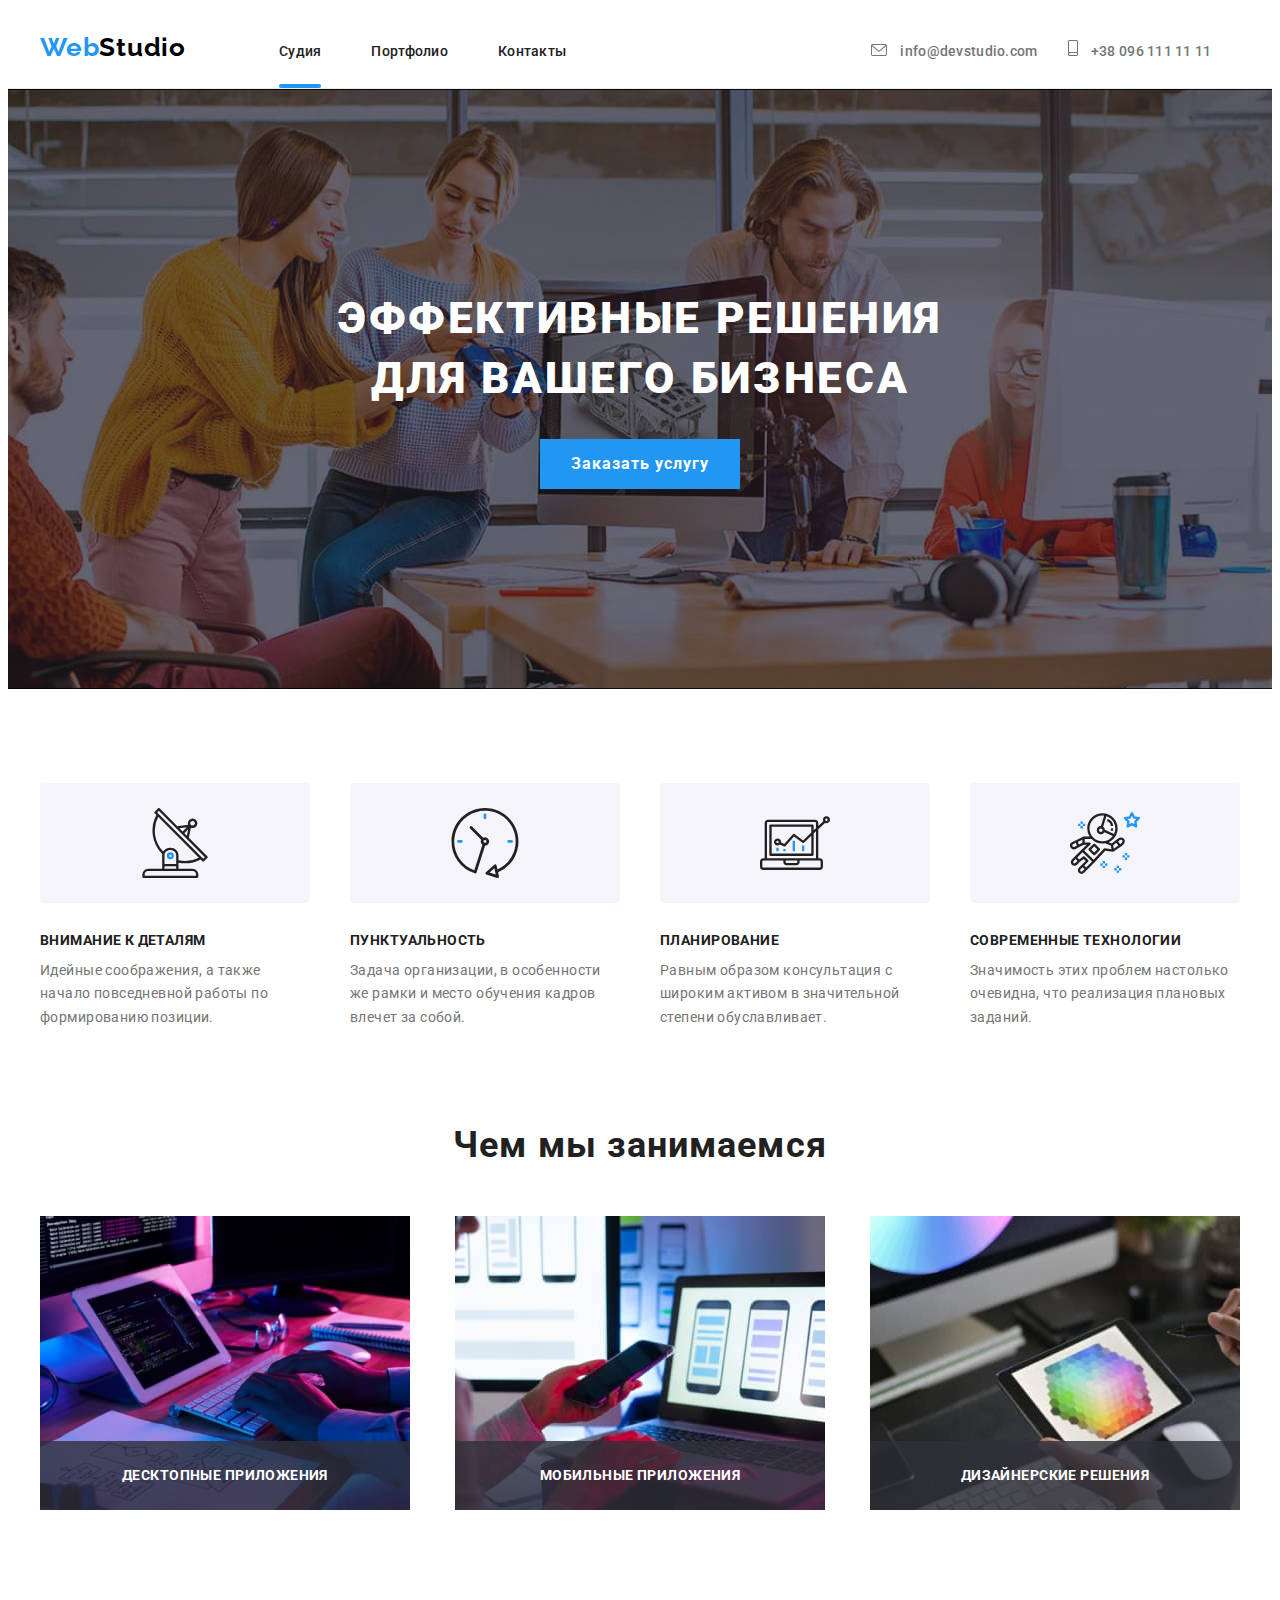
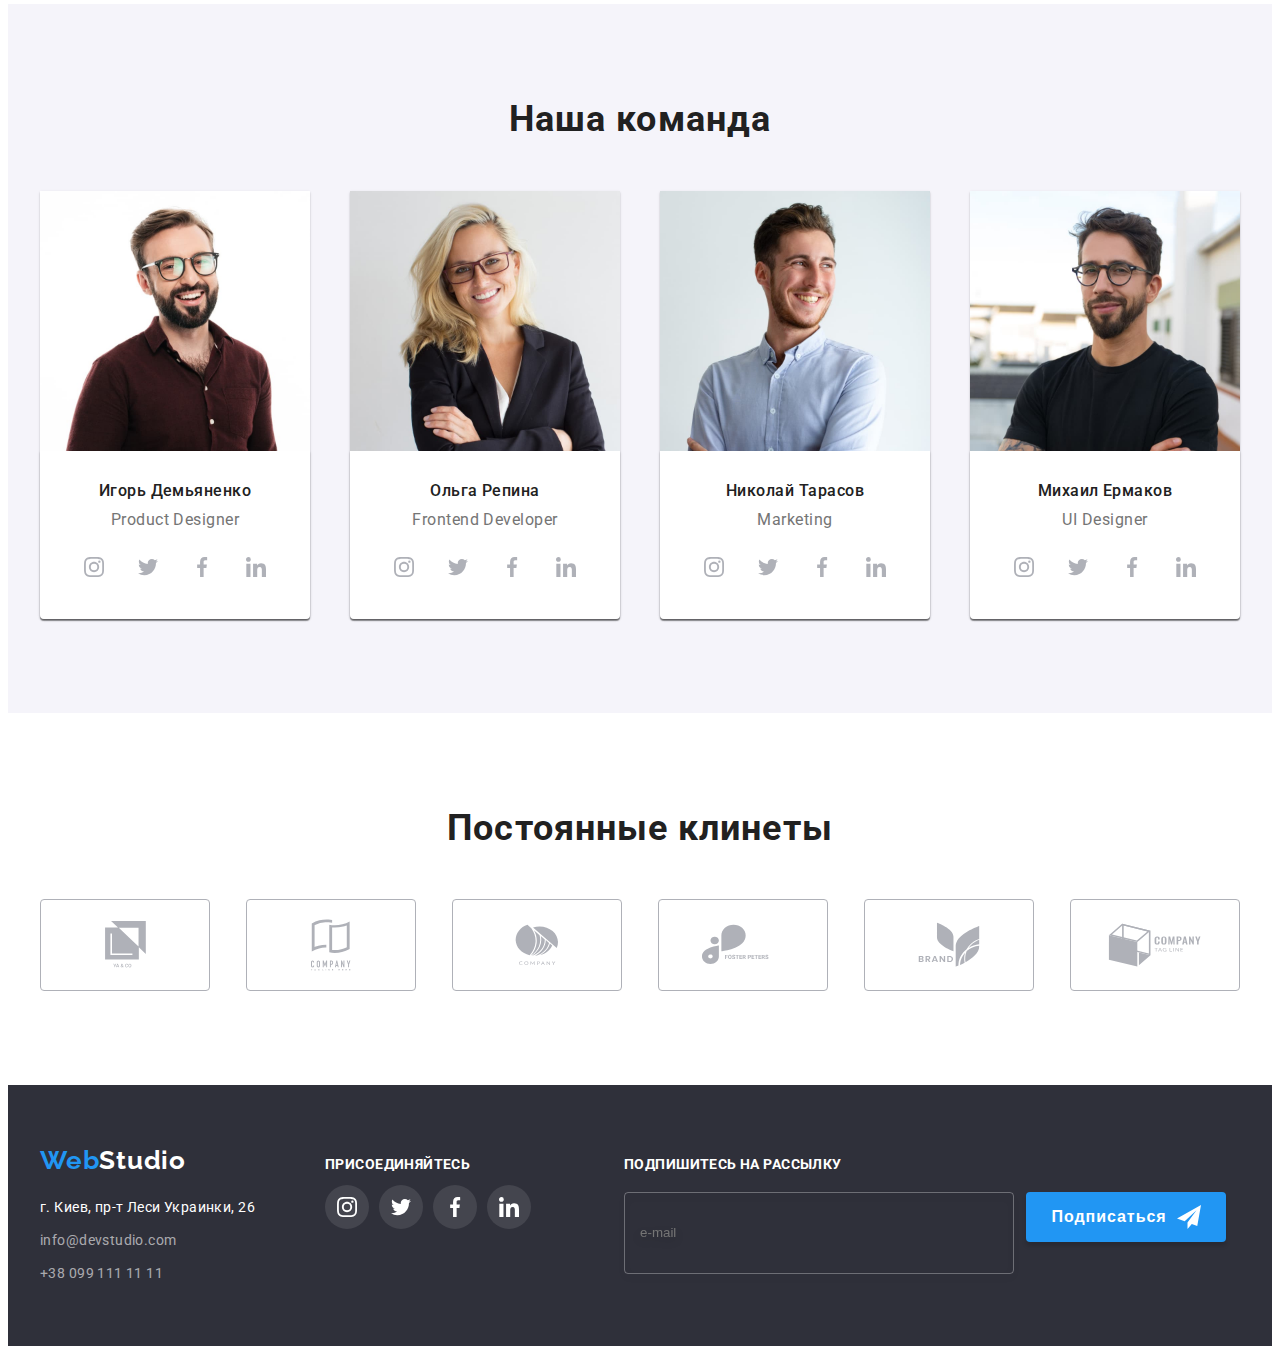
<file: index.html>
<!DOCTYPE html>
<html lang="ru">
  <head>
    <meta charset="UTF-8" />
    <meta http-equiv="X-UA-Compatible" content="IE=edge" />
    <meta name="viewport" content="width=device-width, initial-scale=1.0" />
    <title>Студия</title>
    <link rel="preconnect" href="https://fonts.googleapis.com"/>
    <link rel="preconnect" href="https://fonts.gstatic.com" crossorigin/>
    <link
      href="https://fonts.googleapis.com/css2?family=Raleway:wght@700&family=Roboto:wght@400;500;700;900&display=swap"
      rel="stylesheet"/>
    <link
      rel="stylesheet"
      href="https://cdnjs.cloudflare.com/ajax/libs/modern-normalize/1.1.0/modern-normalize.min.css"
      integrity="sha512-wpPYUAdjBVSE4KJnH1VR1HeZfpl1ub8YT/NKx4PuQ5NmX2tKuGu6U/JRp5y+Y8XG2tV+wKQpNHVUX03MfMFn9Q=="
      crossorigin="anonymous"
      referrerpolicy="no-referrer"/>
    <link href="./css/style.css" rel="stylesheet"/>
  </head>
  <body>
    <header>
      <div class="container">
        <div class="header-content">
        <a
          href="./index.html"
          rel="noopener nofollow noreferrer"
          class="logo"
          ><span>Web</span>Studio</a>

<!----------------------HEADER-NAVIGATION---------------->
        <nav class="nav">
          <ul class="nav-list">
            
            <li class="nav-list-item">
              <a href="./index.html" rel="noopener nofollow norefefrer" class="nav-list-link opened">Судия</a>
            </li>
            
            
            <li class="nav-list-item">
              <a href="./portfolio.html" rel="noopener nofollow norefefrer" class="nav-list-link">Портфолио</a>
            </li>
            
            
            <li class="nav-list-item">
              <a href="" class="nav-list-link">Контакты</a>
            </li>
          
          </ul>
        </nav>
        
        <div class="contact">
          <ul class="contact-list">
            <li class="contact-list-item">
                <a href="mailto:info@devstudio.com" class="contact-email">
                <svg class="icon-envelop" width="16px" height="12px">
                  <use href="./images/icons.svg#icon-envelope">
                  </use>
                </svg>
                info@devstudio.com</a>              
              </li>
            
            
            <li class="contact-list-item">
              <a href="tel:+380961111111" class="contact-tel">
                <svg class="icon-smartphone" width="10px" height="16px">
                  <use href="./images/icons.svg#icon-smartphone">
                  </use>
                </svg>
                +38 096 111 11 11</a>
            </li>
          </ul>
        </div>
        </div>
      </div>
    </header>

    <main>
      
      
<!------------------HERO-SECTION------------------->
     
      <section class="hero">

        <div class="container-hero-title">
          <h1 class="hero-title">Эффективные решения для вашего бизнеса</h1>
        </div>
 
        <div class="container-hero-btn">
            <button type="button" class="hero-btn" data-modal-open>Заказать услугу</button>
        </div>

<!-----------------------MODAL-WINDOW------------------------>

        <div class="backdrop is-hidden" data-modal>
          <div class="modal">
            
            <button type="button" class="close-modal-btn" data-modal-close>
                 <svg class="close-icon" width="18px" height="18px">
                   <use href="./images/icons-modal-opt.svg#icon-close"></use>
                 </svg>            
            </button>

<!---------------------------MODAL-FORM------------------------>            
            
            <p class="form-title">Оставьте свои данные, мы вам перезвоним</p>

            <form class="form">

                <div class="form-field">

                    <label for="name" class="form-label name">Имя</label>
                    
                    
                    <div class="input-icon">
                      
                      <input type="text" id="name" class="form-input"/>                   
                      <svg class="icon-person" width="18px" height="18px">
                        <use href="./images/icons-modal-opt.svg#icon-person"></use>
                      </svg>
                    </div>
                    
                    
                </div>

                <div class="form-field">

                    <label for="phone" class="form-label">Телефон</label>
                    
                    <div class="input-icon">
                      
                      <input id="phone" class="form-input"/>
                      <svg class="icon-person" width="18px" height="18px">
                        <use href="./images/icons-modal-opt.svg#icon-phone"></use>
                      </svg>
                    </div>
                    
                </div>

                <div class="form-field">

                    <label for="email" class="form-label">Почта</label>
                    
                      <div class="input-icon">
                        <input id="email" type="email" class="form-input"/>
                        <svg class="icon-person" width="18px" height="18px">
                          <use href="./images/icons-modal-opt.svg#icon-email"></use>
                        </svg>                    
                        
                     </div> 
                                    
                </div>

                <div class="form-field">

                    <label for="comment" class="form-label">Комментарий</label>
                    <textarea id="comment" placeholder="Введите текст" class="form-text-area"></textarea>
                    
                </div>

                
                <label class="checkbox-label">
                  <input type="checkbox" class="checkbox"/>
                    <span class="checkbox-box">

                    </span>
                  Соглашаюсь с рассылкой и принимаю
                  <a href="" class="checkbox-link">Условия договора</a>
                </label>


                <button class="submit-btn" type="submit">Отправить</button>

            </form>

          </div>
        </div>

      </section>
      
      
      
<!----------------ADVANTAGE-SECTION--------------------->

      <section class="advantage">
        <div class="container">
          <h2 hidden>Скрытый заголовок</h2>
          <ul class="advantage-list">
            
            <li class="advantage-list-item">
              <div class="icon-adv-area">
                <svg width="70px" height="70px">
                  <use href="./images/icons.svg#icon-antenna">
                  </use>
                </svg>
              </div>
              <h3 class="adv-item-title">Внимание к деталям</h3>
              <p class="adv-item-description">
                Идейные соображения, а также начало повседневной работы по
                формированию позиции.
              </p>
            </li>
            
            <li class="advantage-list-item">
              <div class="icon-adv-area">
                <svg width="70px" height="70px">
                  <use href="./images/icons.svg#icon-clock">
                  </use>
                </svg>
              </div>
                <h3 class="adv-item-title">Пунктуальность</h3>
                <p class="adv-item-description">
                  Задача организации, в особенности же рамки и место обучения
                  кадров влечет за собой.
                </p>
            </li>


            <li class="advantage-list-item">
              <div class="icon-adv-area">
                <svg width="70px" height="70px">
                  <use href="./images/icons.svg#icon-diagram">
                  </use>
                </svg>
              </div>
                <h3 class="adv-item-title">Планирование</h3>
                <p class="adv-item-description">
                  Равным образом консультация с широким активом в значительной
                  степени обуславливает.
                </p>
            </li>


            <li class="advantage-list-item">
              <div class="icon-adv-area">
                <svg width="70px" height="70px">
                  <use href="./images/icons.svg#icon-astronaut">
                  </use>
                </svg>
              </div>
                <h3 class="adv-item-title">Современные технологии</h3>
                <p class="adv-item-description">
                  Значимость этих проблем настолько очевидна, что реализация
                  плановых заданий.
                </p>
            </li>
          </ul>
        </div>
      </section>


<!-----------------SERVICES-SECTION----------------->
      

      <section class="service">
          <div class="container">
              <h2 class="service-title">Чем мы занимаемся</h2>
              
              <ul class="service-list">
                
                
                <li class="service-list-item">
                  <img
                    src="./images/architecture-designing.jpg"
                    alt="Планирование архитектуры"
                    width="370"/>

                  <div class="label">
                    <p class="label-text">Десктопные приложения</p>
                  </div>
                </li>
                
                
                <li class="service-list-item">
                  <img
                    src="./images/mobile-adaptivity.jpg"
                    alt="Фото с мобильным"
                    width="370"/>
                  <div class="label">
                    <p class="label-text">Мобильные приложения</p>
                  </div>
                </li>
                
                
                <li class="service-list-item">
                  <img
                    src="./images/laptop-support.jpg"
                    alt="Фото с планшетом"
                    width="370"/>
                  <div class="label">
                    <p class="label-text">Дизайнерские решения</p>
                  </div>
                </li>
              
              </ul>
          </div>
      </section>


      <!------------------TEAM-SECTION---------------->


    <section class="team">
    <div class="container">
        <h2 class="team-title">Наша команда</h2>
        <div class="team-list-container">
          
          <ul class="team-list">
            <li class="team-list-item">
              <img
                src="./images/team/team-ihor-demianenko.jpg"
                alt="Игорь Демьяненко"
                width="270"/>
                <div class="team-item-descr">
                  <h3 class="team-item-name">Игорь Демьяненко</h3>
                  <p class="team-item-role">Product Designer</p>
                  
                  <div class="social-nets-block">
                    <ul class="nets-list">
                      
                      <li class="nets-list-item">
                        <a href="" class="net-icon-link">
                        <div class="net-icon-thumb">
                          <svg class="net-icon" width="20px" height="20px">
                            <use href="./images/icons.svg#icon-instagram"></use>
                          </svg>
                        </div>
                        </a>
                      </li>

                      <li class="nets-list-item">
                        <a href="" class="net-icon-link">
                        <div class="net-icon-thumb">
                          <svg class="net-icon" width="20px" height="20px">
                            <use href="./images/icons.svg#icon-twitter"></use>
                          </svg>
                        </div>
                        </a>
                      </li>

                      <li class="nets-list-item">
                        <a href="" class="net-icon-link">
                        <div class="net-icon-thumb">
                          <svg class="net-icon" width="20px" height="20px">
                            <use href="./images/icons.svg#icon-facebook"></use>
                          </svg>
                        </div>
                        </a>
                      </li>

                      <li class="nets-list-item">
                        <a href="" class="net-icon-link">
                        <div class="net-icon-thumb">
                          <svg class="net-icon" width="20px" height="20px">
                            <use href="./images/icons.svg#icon-linkedin"></use>
                          </svg>
                        </div>
                        </a>
                      </li>
                    
                    
                    
                    </ul>
                  </div>
                </div>
            </li>
            
            
            
            <li class="team-list-item">
              <img
                src="./images/team/team-olha-repina.jpg"
                alt="Ольга Репина"
                width="270"
              />
            <div class="team-item-descr">
              <h3 class="team-item-name">Ольга Репина</h3>
              <p class="team-item-role">Frontend Developer</p>
              <div class="social-nets-block">
                <ul class="nets-list">
                  
                  <li class="nets-list-item">
                    <a href="" class="net-icon-link">
                    <div class="net-icon-thumb">
                      <svg class="net-icon" width="20px" height="20px">
                        <use href="./images/icons.svg#icon-instagram"></use>
                      </svg>
                    </div>
                    </a>
                  </li>

                  <li class="nets-list-item">
                    <a href="" class="net-icon-link">
                    <div class="net-icon-thumb">
                      <svg class="net-icon" width="20px" height="20px">
                        <use href="./images/icons.svg#icon-twitter"></use>
                      </svg>
                    </div>
                    </a>
                  </li>

                  <li class="nets-list-item">
                    <a href="" class="net-icon-link">
                    <div class="net-icon-thumb">
                      <svg class="net-icon" width="20px" height="20px">
                        <use href="./images/icons.svg#icon-facebook"></use>
                      </svg>
                    </div>
                    </a>
                  </li>

                  <li class="nets-list-item">
                    <a href="" class="net-icon-link">
                    <div class="net-icon-thumb">
                      <svg class="net-icon" width="20px" height="20px">
                        <use href="./images/icons.svg#icon-linkedin"></use>
                      </svg>
                    </div>
                    </a>
                  </li>               
                </ul>
              </div>
           </div>
            </li>
            
            
            
            <li class="team-list-item">
              <img
                src="./images/team/team-nikolay-tarasov.jpg"
                alt="Николай Тарасов"
                width="270"
              />
            <div class="team-item-descr">
              <h3 class="team-item-name">Николай Тарасов</h3>
              <p class="team-item-role">Marketing</p>

              <div class="social-nets-block">
                <ul class="nets-list">
                  
                  <li class="nets-list-item">
                    <a href="" class="net-icon-link">
                    <div class="net-icon-thumb">
                      <svg class="net-icon" width="20px" height="20px">
                        <use href="./images/icons.svg#icon-instagram"></use>
                      </svg>
                    </div>
                    </a>
                  </li>

                  <li class="nets-list-item">
                    <a href="" class="net-icon-link">
                    <div class="net-icon-thumb">
                      <svg class="net-icon" width="20px" height="20px">
                        <use href="./images/icons.svg#icon-twitter"></use>
                      </svg>
                    </div>
                    </a>
                  </li>

                  <li class="nets-list-item">
                    <a href="" class="net-icon-link">
                    <div class="net-icon-thumb">
                      <svg class="net-icon" width="20px" height="20px">
                        <use href="./images/icons.svg#icon-facebook"></use>
                      </svg>
                    </div>
                    </a>
                  </li>

                  <li class="nets-list-item">
                    <a href="" class="net-icon-link">
                    <div class="net-icon-thumb">
                      <svg class="net-icon" width="20px" height="20px">
                        <use href="./images/icons.svg#icon-linkedin"></use>
                      </svg>
                    </div>
                    </a>
                  </li>
               </ul>
              </div>
            </div>
            </li>


            <li class="team-list-item">
              <img
                src="./images/team/team-mikhail-ermakov.jpg"
                alt="Михаил Ермаков"
                width="270"
              />
              <div class="team-item-descr">
                <h3 class="team-item-name">Михаил Ермаков</h3>
                <p class="team-item-role">UI Designer</p>
                <div class="social-nets-block">
                  <ul class="nets-list">
                    
                    <li class="nets-list-item">
                      <a href="" class="net-icon-link">
                      <div class="net-icon-thumb">
                        <svg class="net-icon" width="20px" height="20px">
                          <use href="./images/icons.svg#icon-instagram"></use>
                        </svg>
                      </div>
                      </a>
                    </li>

                    <li class="nets-list-item">
                      <a href="" class="net-icon-link">
                      <div class="net-icon-thumb">
                        <svg class="net-icon" width="20px" height="20px">
                          <use href="./images/icons.svg#icon-twitter"></use>
                        </svg>
                      </div>
                      </a>
                    </li>

                    <li class="nets-list-item">
                      <a href="" class="net-icon-link">
                      <div class="net-icon-thumb">
                        <svg class="net-icon" width="20px" height="20px">
                          <use href="./images/icons.svg#icon-facebook"></use>
                        </svg>
                      </div>
                      </a>
                    </li>

                    <li class="nets-list-item">
                      <a href="" class="net-icon-link">
                      <div class="net-icon-thumb">
                        <svg class="net-icon" width="20px" height="20px">
                          <use href="./images/icons.svg#icon-linkedin"></use>
                        </svg>
                      </div>
                      </a>
                    </li>
                  </ul>
                </div>
              </div>
             </li>
          </ul>
        </div>
    </div>
    </section>


    <!--------------------CLIENTS-SECTION----------------->
    <section class="clients">
      <div class="container">
        <p class="clients-title">Постоянные клинеты</p>
        <ul class="clients-list">
 
          <li class="cliets-list-item">   
            <a href="" target="_blank" rel="noreferrer noopener nofollow" class="client-link">
              <div class="icon-partner-box">
                <svg class="icon-partner" width="41" height="46.7">
                  <use href="./images/icons.svg#icon-partner-logo-1" class="partner-icon-logo">
                  </use>
                </svg>
              </div>
            </a>            
          </li>
          
          
          <li class="cliets-list-item">   
            <a href="" target="_blank" rel="noreferrer noopener nofollow" class="client-link">
              <div class="icon-partner-box">
                <svg class="icon-partner" width="40" height="52">
                  <use href="./images/icons.svg#icon-partner-logo-2" class="partner-icon-logo">
                  </use>
                </svg>
              </div>
            </a>            
          </li>
          
          
          <li class="cliets-list-item">   
            <a href="" target="_blank" rel="noreferrer noopener nofollow" class="client-link">
              <div class="icon-partner-box">
                <svg class="icon-partner" width="43.46" height="41.18">
                  <use href="./images/icons.svg#icon-partner-logo-3" class="partner-icon-logo">
                  </use>
                </svg>
              </div>
            </a>            
          </li>


          <li class="cliets-list-item">   
            <a href="" target="_blank" rel="noreferrer noopener nofollow" class="client-link">
              <div class="icon-partner-box">
                <svg class="icon-partner" width="84.44" height="40.62">
                  <use href="./images/icons.svg#icon-partner-logo-4" class="partner-icon-logo">
                  </use>
                </svg>
              </div>
            </a>            
          </li>
          
          <li class="cliets-list-item">   
            <a href="" target="_blank" rel="noreferrer noopener nofollow" class="client-link">
              <div class="icon-partner-box">
                <svg class="icon-partner" width="62.54" height="45.43">
                  <use href="./images/icons.svg#icon-partner-logo-5" class="partner-icon-logo">
                  </use>
                </svg>
              </div>
            </a>            
          </li>


          <li class="cliets-list-item">   
            <a href="" target="_blank" rel="noreferrer noopener nofollow" class="client-link">
              <div class="icon-partner-box">
                <svg class="icon-partner" width="93.79" height="43.93">
                  <use href="./images/icons.svg#icon-partner-logo-6" class="partner-icon-logo">
                  </use>
                </svg>
              </div>
            </a>            
          </li>
        </ul>


      </div>

    </section>
    </main>

<!---------------------------FOOTER-SECTION---------------->

<footer>
  <div class="container">
    <div class="footer-columns">
      <div class="left-column">
          <div class="footer-logo">
            <a
              href="./index.html"
              rel="noopener nofollow noreferrer"
              class="logo"
              ><span>Web</span><span class="alt-logo-color">Studio</span></a
            >
          </div>


    
          <address>
            <ul class="footer-address">
              <li class="adress-list-item">
                <a
                  href="https://goo.gl/maps/hRLSiNobRwddrWGr8"
                  target="_blank"
                  rel="noopener noindex nofollow"
                  class="footer-address"
                  >г. Киев, пр-т Леси Украинки, 26</a
                >
              </li>
              <li class="adress-list-item">
                <a href="mailto:info@devstudio.com" class="footer-email"
                  >info@devstudio.com</a
                >
              </li>
              <li class="adress-list-item">
                <a href="tel:+380991111111" class="footer-tel">+38 099 111 11 11</a>
              </li>
            </ul>
          </address>
      </div>

      <div class="footer-action-items">
        <p class="call-to-action">Присоединяйтесь</p>
        <div class="footer-nets-block">
          <ul class="footer-nets-list">

            <li class="footer-nets-item">
              <div class="footer-net-icon-thumb">
                <a href="" class="footer-net-link">
                  <div class="footer-net-icon-box">
                  <svg class="footer-net-icon" width="20px" height="20px">
                    <use href="./images/icons.svg#icon-instagram"></use>
                  </svg>
                  </div>
                </a>
              </div>
            </li>

            <li class="footer-nets-item">
              <div class="footer-net-icon-thumb">
                <a href="" class="footer-net-link">
                  <div class="footer-net-icon-box">
                    <svg class="footer-net-icon" width="20px" height="20px">
                    <use href="./images/icons.svg#icon-twitter"></use>
                    </svg>
                  </div>
                </a>
              </div>              
            </li>

            <li class="footer-nets-item">
              <div class="footer-net-icon-thumb">
                <a href="" class="footer-net-link">
                  <div class="footer-net-icon-box">
                    <svg class="footer-net-icon" width="20px" height="20px">
                    <use href="./images/icons.svg#icon-facebook"></use>
                    </svg>
                  </div>
                </a>
              </div>
            </li>            

            <li class="footer-nets-item">
              <div class="footer-net-icon-thumb">
                <a href="" class="footer-net-link">
                  <div class="footer-net-icon-box">
                    <svg class="footer-net-icon" width="20px" height="20px">
                    <use href="./images/icons.svg#icon-linkedin"></use>
                    </svg>
                  </div>
                </a>
              </div>
            </li>

          </ul>


        </div>
      </div>

      <div class="footer-form">
        <form class="footer-form-field">
          <lable for="footer-email" class="footer-form-label">Подпишитесь на рассылку</lable>
          
          <div class="footer-form-area">
          <input id="footer-email" name="email" type="email" placeholder="e-mail" class="email-field"/>
                  
          <button type="submit" class="subscribe-btn">Подписаться
            <svg class="send-icon" width="24px" height="24px">
              <use href="./images/modal-icons-opt-new.svg#icon-icon-send"></use>
            </svg>
          </button>
          </div>
        
        </form>
      </div>

    </div>

  </div>
</footer>
  <script src="./js/modal.js"></script> 
</body>
</html>
</file>
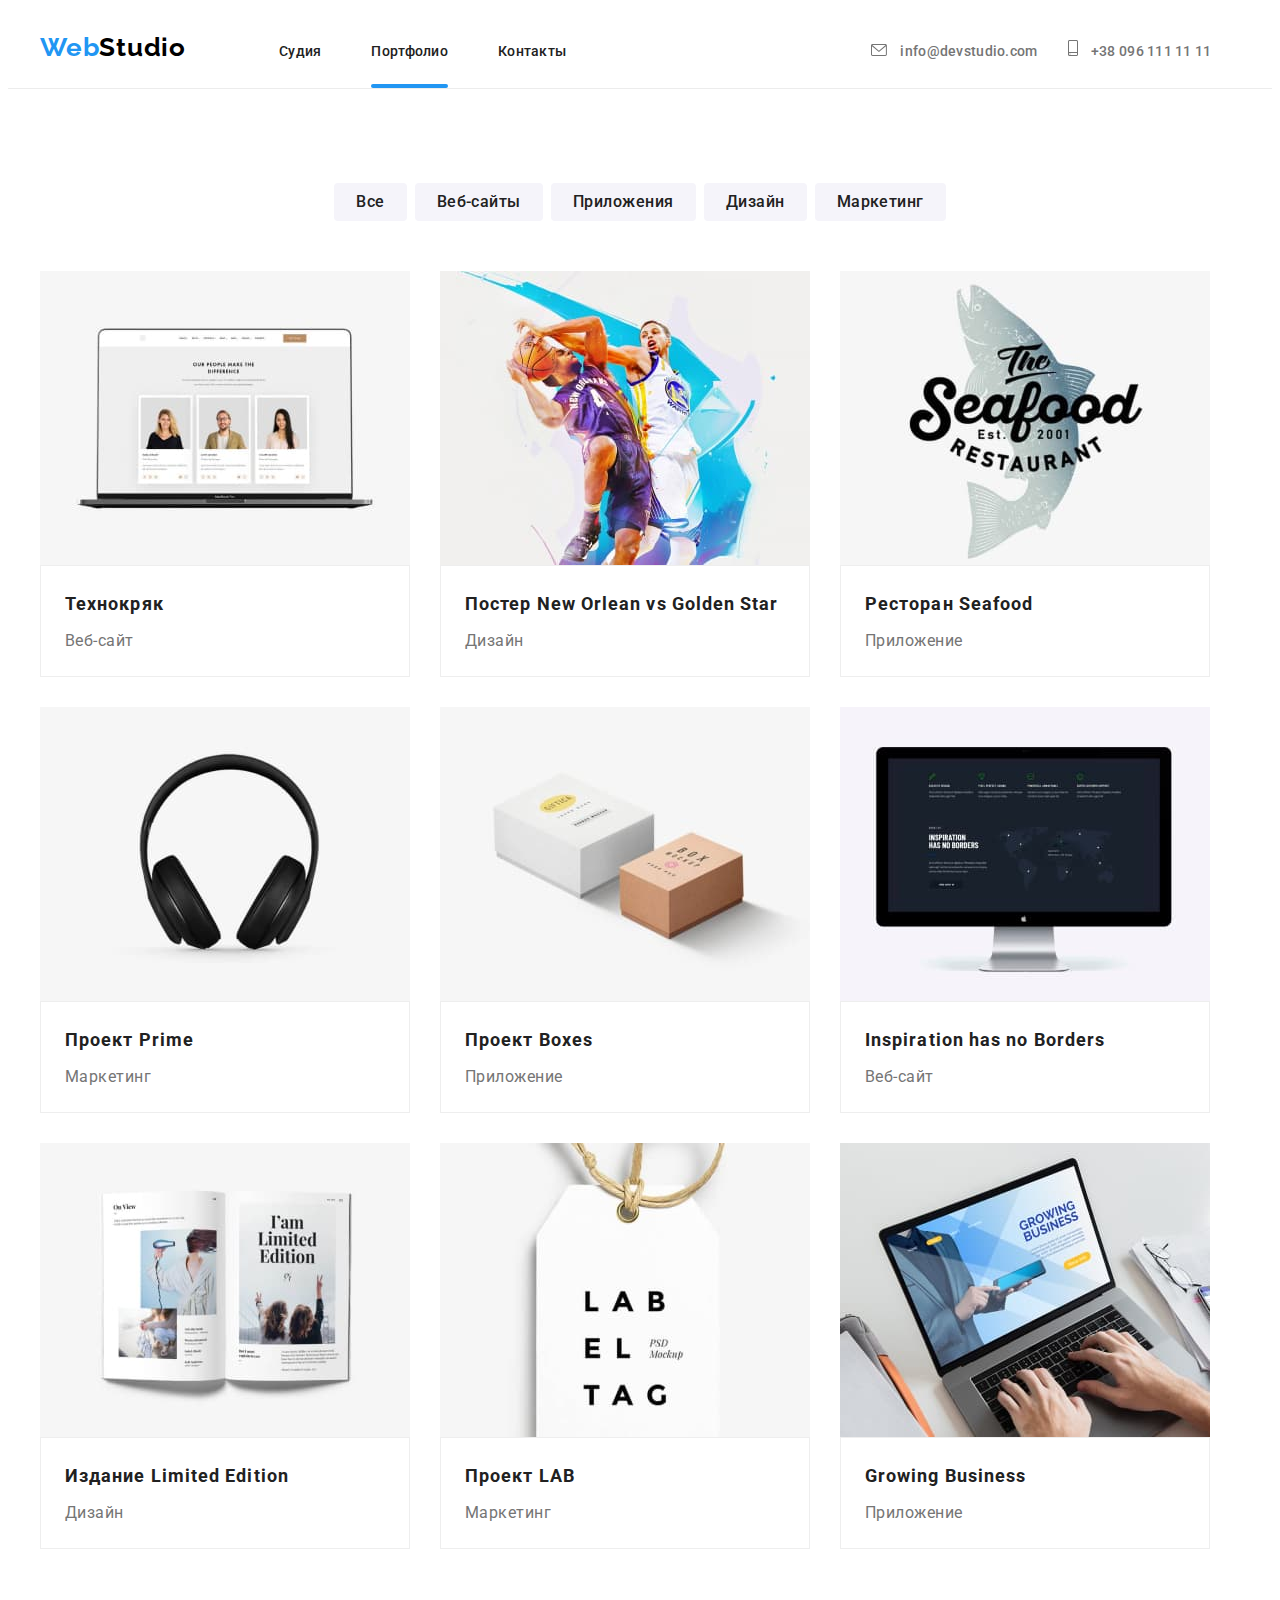
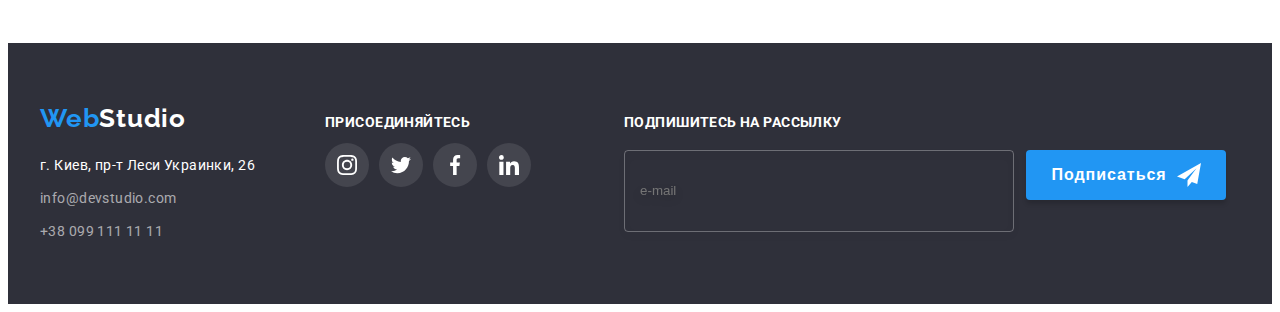
<file: portfolio.html>
<!DOCTYPE html>
<html lang="ru">
<head>
    <meta charset="UTF-8">
    <meta http-equiv="X-UA-Compatible" content="IE=edge">
    <meta name="viewport" content="width=device-width, initial-scale=1.0">
    <title>Portfolio</title>
    <link rel="preconnect" href="https://fonts.googleapis.com">
    <link rel="preconnect" href="https://fonts.gstatic.com" crossorigin>
    <link href="https://fonts.googleapis.com/css2?family=Raleway:wght@700&family=Roboto:wght@400;500;700;900&display=swap" rel="stylesheet">
    <link rel="stylesheet" href="https://cdnjs.cloudflare.com/ajax/libs/modern-normalize/1.1.0/modern-normalize.min.css" integrity="sha512-wpPYUAdjBVSE4KJnH1VR1HeZfpl1ub8YT/NKx4PuQ5NmX2tKuGu6U/JRp5y+Y8XG2tV+wKQpNHVUX03MfMFn9Q==" crossorigin="anonymous" referrerpolicy="no-referrer" />
    <link href="./css/style.css" rel="stylesheet">
</head>

<body>

  <header>
    <div class="container">
      <div class="header-content">
      <a
        href="./index.html"
        rel="noopener nofollow noreferrer"
        class="logo"
        ><span>Web</span>Studio</a
      >
      <nav class="nav">
        <ul class="nav-list">
          <li class="nav-list-item">
            <a
              href="./index.html"
              rel="noopener nofollow norefefrer"
              class="nav-list-link"
              >Судия</a
            >
          </li>
          <li class="nav-list-item">
            <a
              href="./portfolio.html"
              rel="noopener nofollow norefefrer"
              class="nav-list-link opened"
              >Портфолио</a
            >
          </li>
          <li class="nav-list-item">
            <a href="" class="nav-list-link">Контакты</a>
          </li>
        </ul>
      </nav>
      <div class="contact">
        <ul class="contact-list">
          <li class="contact-list-item">
              <a href="mailto:info@devstudio.com" class="contact-email">
              <svg class="icon-envelop" width="16px" height="12px">
                <use href="./images/icons.svg#icon-envelope">
                </use>
              </svg>
              info@devstudio.com</a>              
            </li>
          
          
          <li class="contact-list-item">
            <a href="tel:+380961111111" class="contact-tel">
              <svg class="icon-smartphone" width="10px" height="16px">
                <use href="./images/icons.svg#icon-smartphone">
                </use>
              </svg>
              +38 096 111 11 11</a>
          </li>
        </ul>
      </div>
      </div>
    </div>
  </header>
    <main>
        <h1 hidden>Hidden</h1>


<!------------------PORTFOLIO-SECTION-------------------->
        <section class="portfolio">
        <div class="container">

            
<!------------------PORTFOLIO-FILTRATION---------------->
            <div class="filtr">
                <ul class="filtr-list">
                    <li class="filtr-list-item">
                        <button type="button" class="filtr-btn">Все</button>                            
                    </li>
                    <li class="filtr-list-item">
                        <button type="button" class="filtr-btn">Веб-сайты</button>
                    </li>
                    <li class="filtr-list-item">
                        <button type="button" class="filtr-btn">Приложения</button>
                    </li>
                    <li class="filtr-list-item">
                        <button type="button" class="filtr-btn">Дизайн</button>
                    </li>
                    <li class="filtr-list-item">
                        <button type="button" class="filtr-btn">Маркетинг</button>
                    </li>
                </ul>
            </div>
            
<!------------------------PORTFOLIO-PROJECTS--------------------------------------->
            
            
            <ul class="project-list">
                
                <li class="project-list-item">
                    <article class="project-item">
                        <div class="project-thumb">
                            <div class="project-picture">
                            <img src="./images/project-cards/techno.jpg" alt="Techno" width="370">
                            </div>
                            
                            <div class="project-pic-overlay">
                              <p class="overlay-text">Ресурс предлагает комплексные предложения с разным уровнем функционала и сервисов. Все это позволит посетителю получить исчерпывающие сведения о компании или частном лице.</p>
                            </div>
                        </div>  
                        <div class="project-descr">
                        <h3 class="project-name">Технокряк</h3>
                        <p class="project-category">Веб-сайт</p>
                        </div>
                    </article>                  
                </li>


                
                <li class="project-list-item">
                    <article class="project-item">
                        
                        <div class="project-thumb">
                          <div class="project-picture">
                          <img src="./images/project-cards/poster.jpg" alt="Poster" width="370">
                          </div>
                          
                          <div class="project-pic-overlay">
                            <p class="overlay-text">Ресурс предлагает комплексные предложения с разным уровнем функционала и сервисов. Все это позволит посетителю получить исчерпывающие сведения о компании или частном лице.</p>
                          </div>
                        </div>
                        
                        <div class="project-descr">
                          <h3 class="project-name">Постер New Orlean vs Golden Star</h3>
                          <p class="project-category">Дизайн</p> 
                        </div>
                    
                    </article> 
                </li>
                
                <li class="project-list-item">
                    <article class="project-item">
                        <div class="project-thumb">
                            <div class="project-picture">
                                <img src="./images/project-cards/seafood.jpg" alt="Seafood" width="370">
                            </div>
                            
                            <div class="project-pic-overlay">
                              <p class="overlay-text">Ресурс предлагает комплексные предложения с разным уровнем функционала и сервисов. Все это позволит посетителю получить исчерпывающие сведения о компании или частном лице.</p>
                            </div>
                        </div>   
                      <div class="project-descr">
                          <h3 class="project-name">Ресторан Seafood</h3>
                          <p class="project-category">Приложение</p>
                      </div>
                    </article> 
                </li>
                
                <li class="project-list-item">
                    <article class="project-item">
                        <div class="project-thumb">
                            <div class="project-picture">
                                  <img src="./images/project-cards/prime.jpg" alt="Prime" width="370">
                            </div>
                            
                            <div class="project-pic-overlay">
                              <p class="overlay-text">Ресурс предлагает комплексные предложения с разным уровнем функционала и сервисов. Все это позволит посетителю получить исчерпывающие сведения о компании или частном лице.</p>
                            </div>
                        </div>
                        
                        <div class="project-descr">
                            <h3 class="project-name">Проект Prime</h3>
                            <p class="project-category">Маркетинг</p>
                        </div>
                    </article> 
                </li>
                
                <li class="project-list-item">
                    <article class="project-item">

                        <div class="project-thumb">
                          <div class="project-picture">
                              <img src="./images/project-cards/boxes.jpg" alt="Boxes" width="370">
                          </div>
                          
                          <div class="project-pic-overlay">
                            <p class="overlay-text">Ресурс предлагает комплексные предложения с разным уровнем функционала и сервисов. Все это позволит посетителю получить исчерпывающие сведения о компании или частном лице.</p>
                          </div>
                        </div>

                        <div class="project-descr">
                            <h3 class="project-name">Проект Boxes</h3>
                            <p class="project-category">Приложение</p>
                        </div>
                    </article> 
                </li>
                

                <li class="project-list-item">
                    <article class="project-item">
                        <div class="project-thumb">
                          <div class="project-picture">
                              <img src="./images/project-cards/inspiration.jpg" alt="Inspiration" width="370">
                          </div>

                          <div class="project-pic-overlay">
                            <p class="overlay-text">Ресурс предлагает комплексные предложения с разным уровнем функционала и сервисов. Все это позволит посетителю получить исчерпывающие сведения о компании или частном лице.</p>
                          </div>
                        </div>
                        <div class="project-descr">
                            <h3 class="project-name">Inspiration has no Borders</h3>
                            <p class="project-category">Веб-сайт</p>
                        </div>
                    </article> 
                </li>
                

                <li class="project-list-item">
                    <article class="project-item">
                      <div class="project-thumb">
                        <div class="project-picture">
                            <img src="./images/project-cards/ltd-edition.jpg" alt="LTD Edition" width="370">
                        </div>

                        <div class="project-pic-overlay">
                          <p class="overlay-text">Ресурс предлагает комплексные предложения с разным уровнем функционала и сервисов. Все это позволит посетителю получить исчерпывающие сведения о компании или частном лице.</p>
                        </div>      
                        
                      </div>
                        <div class="project-descr">
                            <h3 class="project-name">Издание Limited Edition</h3>
                            <p class="project-category">Дизайн</p>
                        </div>
                    </article> 
                </li>
                

                <li class="project-list-item">
                    <article class="project-item">

                      <div class="project-thumb">
                        <div class="project-picture">
                            <img src="./images/project-cards/lab.jpg" alt="LAB" width="370">
                        </div>

                        <div class="project-pic-overlay">
                          <p class="overlay-text">Ресурс предлагает комплексные предложения с разным уровнем функционала и сервисов. Все это позволит посетителю получить исчерпывающие сведения о компании или частном лице.</p>
                        </div>
                      </div>

                        <div class="project-descr">
                            <h3 class="project-name">Проект LAB</h3>
                            <p class="project-category">Маркетинг</p>
                        </div>
                    </article> 
                </li>
                

                <li class="project-list-item">
                    <article class="project-item">
                      <div class="project-thumb">
                          <div class="project-picture">
                                <img src="./images/project-cards/grow-biz.jpg" alt="Business" width="370">
                          </div>

                          <div class="project-pic-overlay">
                            <p class="overlay-text">Ресурс предлагает комплексные предложения с разным уровнем функционала и сервисов. Все это позволит посетителю получить исчерпывающие сведения о компании или частном лице.</p>
                          </div>
                      </div>
                          <div class="project-descr">
                              <h3 class="project-name">Growing Business</h3>
                              <p class="project-category">Приложение</p>
                          </div>
                      </article> 
                </li>
                
            </ul>
        </div>
        </section>
    </main>
 
 
<!---------------FOOTER-SECTION--------------> 
 
 
<footer>
  <div class="container">
    <div class="footer-columns">
      <div class="left-column">
          <div class="footer-logo">
            <a
              href="./index.html"
              rel="noopener nofollow noreferrer"
              class="logo"
              ><span>Web</span><span class="alt-logo-color">Studio</span></a
            >
          </div>


    
          <address>
            <ul class="footer-address">
              <li class="adress-list-item">
                <a
                  href="https://goo.gl/maps/hRLSiNobRwddrWGr8"
                  target="_blank"
                  rel="noopener noindex nofollow"
                  class="footer-address"
                  >г. Киев, пр-т Леси Украинки, 26</a
                >
              </li>
              <li class="adress-list-item">
                <a href="mailto:info@devstudio.com" class="footer-email"
                  >info@devstudio.com</a
                >
              </li>
              <li class="adress-list-item">
                <a href="tel:+380991111111" class="footer-tel">+38 099 111 11 11</a>
              </li>
            </ul>
          </address>
      </div>

      <div class="footer-action-items">
        <p class="call-to-action">Присоединяйтесь</p>
        <div class="footer-nets-block">
          <ul class="footer-nets-list">

            <li class="footer-nets-item">
              <div class="footer-net-icon-thumb">
                <a href="" class="footer-net-link">
                  <div class="footer-net-icon-box">
                  <svg class="footer-net-icon" width="20px" height="20px">
                    <use href="./images/icons.svg#icon-instagram"></use>
                  </svg>
                  </div>
                </a>
              </div>
            </li>

            <li class="footer-nets-item">
              <div class="footer-net-icon-thumb">
                <a href="" class="footer-net-link">
                  <div class="footer-net-icon-box">
                    <svg class="footer-net-icon" width="20px" height="20px">
                    <use href="./images/icons.svg#icon-twitter"></use>
                    </svg>
                  </div>
                </a>
              </div>              
            </li>

            <li class="footer-nets-item">
              <div class="footer-net-icon-thumb">
                <a href="" class="footer-net-link">
                  <div class="footer-net-icon-box">
                    <svg class="footer-net-icon" width="20px" height="20px">
                    <use href="./images/icons.svg#icon-facebook"></use>
                    </svg>
                  </div>
                </a>
              </div>
            </li>            

            <li class="footer-nets-item">
              <div class="footer-net-icon-thumb">
                <a href="" class="footer-net-link">
                  <div class="footer-net-icon-box">
                    <svg class="footer-net-icon" width="20px" height="20px">
                    <use href="./images/icons.svg#icon-linkedin"></use>
                    </svg>
                  </div>
                </a>
              </div>
            </li>

          </ul>


        </div>
      </div>

      <div class="footer-form">
        <form class="footer-form-field">
          <lable for="footer-email" class="footer-form-label">Подпишитесь на рассылку</lable>
          
          <div class="footer-form-area">
          <input id="email" name="email" type="email" validated placeholder="e-mail" class="email-field"></input>
        
          <button type="submit" class="subscribe-btn">Подписаться
            <svg class="send-icon" width="24px" height="24px">
              <use href="./images/modal-icons-opt-new.svg#icon-icon-send"></use>
            </svg>
          </button>
          </div>
        
        </form>
      </div>

    </div>

  </div>
</footer>

</body>
</html>
</file>
<file: css/style.css>
:root {
    --bg-main-color: #FFFFFF;
    --bg-dark-color:  #2F303A;
    --bg-middle-color: #F5F4FA;
}

body {
    box-sizing: border-box;
    background-color:var(--bg-main-color);
    font-family: "Roboto", sans-serif;
    color: #757575;
}

p,
h1,
h2,
h3,
h4,
h5,
h6 {
    margin: 0;
}

ol,
ul {
    padding-left: 0;
    margin: 0;
}
    
img {
    display:block;
    max-width: 100%;
    height: auto;
}

.container {
    width: 1200px;
    padding-left: 15px;
    padding-right: 15px;
    margin-left: auto;
    margin-right: auto;
}

header {
    padding-top: 24px;
    padding-bottom: 25px;
    border-bottom: 1px solid #ECECEC;
}

.header-content {
    display: flex;
    align-items: baseline;
}


.logo {
    margin-right: 0;
    
    font-family: "Raleway", sans-serif;
    font-style: normal;
    font-weight: 700;
    font-size: 26px;
    line-height: 1.19;
    letter-spacing: 0.03em;
    color: #000000;
    text-decoration: none;
}

span {
    color: #2196F3;
}

/*---------------HEADER-NAVIGATION-------*/


.nav-list {
    display: flex;
    padding: 0px;
    margin-left: 93px;
    margin-right: 305px;
    margin-top: 0;
    margin-bottom: 0;
}

.nav-list-link { 
    font-style: normal;
    font-weight: 500;
    font-size: 14px;
    line-height: 16px;
    letter-spacing: 0.02em;
    text-decoration: none;
    color: #212121;

    transition-property: color;
    transition-duration: 250ms;
    transition-timing-function: cubic-bezier(0.4, 0, 0.2, 1);
}

.nav-list-link:active,
.nav-list-link:hover,
.nav-list-link:focus { 
    color: #2196F3
}

.nav-list-item {
    list-style:none;
    position: relative;
}

.nav-list-item:not(:last-child) {
    margin-right: 50px;    
}

.nav-list-link::after {
    content: "";
    display: block;
    width: 100%;
    height: 4px;

    position: absolute;
    top: 43px;
    
    opacity: 0;
    
    background-color:#2196F3;
    border-radius: 2px;
}


.nav-list-link.opened::after { 
    opacity: 1;
}

.contact-list {
    display: flex;
    justify-content: end;
    align-items: baseline;
    margin: 0;
    padding-left: 0px;
}

.contact-list-item {
    list-style: none;
}


.contact-list-item:last-child {
    align-self: left;
    margin-left: 30px;
    margin-right: 0;
}

.contact-list-email {
    display: flex;
    align-items:inherit;
}

 

.icon-envelop {
    margin-right: 10px;
    fill: currentColor;
}

.contact-email{
    text-decoration:none;
    color: #757575;
    font-weight: 500;
    font-size: 14px;
    line-height: 1.14;
    letter-spacing: 0.02em;
}

.icon-smartphone {
    margin-right: 10px;
    fill: currentColor;
}


.contact-tel {
    text-decoration:none;
    color: #757575;
    font-weight: 500;
    font-size: 14px;
    line-height: 1.14;
    letter-spacing: 0.02em
}

.contact-email:hover,
.contact-email:focus,
.contact-email:active,
.contact-tel:hover,
.contact-tel:focus,
.contact-tel:active {
    color:#2196F3;
}


/*---------------------HERO-SECTION------------------*/

.hero {
    
    padding-top: 200px;
    padding-bottom: 200px;
   
    background-color:var(--bg-dark-color);
    background-image: url(../images/background/Overlay.png), url(../images/background/background.jpg);
    background-repeat: no-repeat;
    background-position: center;
    
}

.container-hero-title {
    max-width: 696px;
    margin-bottom: 30px;
    margin-left: auto;
    margin-right: auto;
    
}

.hero-title {
    margin: 0px;
   
    font-weight: 900;
    font-size: 44px;
    line-height: 1.36;
    letter-spacing: 0.06em;
    text-transform: uppercase;
    text-align: center;
    vertical-align: middle;
    color: #FFFFFF;  
}

.container-hero-btn {
    width: 200px;
    height: 50px;
    margin: 0 auto;
}

.hero-btn {
    box-sizing: content-box;
    width: 200px;
    height: 50px;
    padding:0;
    border: 0;
    
    background-color: #2196F3;
    font-family: inherit;
    font-style: normal;
    font-weight: 700;
    font-size: 16px;
    line-height: 1.88;
    align-items: center;
    text-align: center;
    letter-spacing: 0.06em;
    color: #FFFFFF;
}

/*---------------MODAL-WINDOW-----------------*/

.backdrop {
    position: fixed;
    top: 0;
    left: 0;

    width: 100%;
    height: 100%;
    
    background-color: rgba(0, 0, 0, 0.2);
    z-index: 1;
}

.backdrop.is-hidden {
    opacity: 0;
    pointer-events: none;

}

.modal {
    position: absolute;
    top: 50%;
    left: 50%;
    
    transform: translate(-50%, -50%) scale(1) rotate(1turn);
    
    min-width: 528px;
    
    
    padding: 40px;
    
    background-color: #FFFFFF;
    
    transition-property: transform;
    transition-duration: 500ms;
    transition-timing-function: cubic-bezier(0.4, 0, 0.2, 1);
   
}


.close-modal-btn {
    position: absolute;
    top: 8px;
    left: 490px;
    
    display: flex;
    justify-content: center;
    align-items: center;
    
    width: 30px;
    height: 30px;

    

    border-radius: 50%;

    background: #FFFFFF;
    border: 1px solid rgba(0, 0, 0, 0.1);
    cursor: pointer;
}

.close-icon {
    transition-property: fill;
    transition-duration: 250ms;
    transition-timing-function: cubic-bezier(0.4, 0, 0.2, 1);
}

.close-modal-btn:hover,
.close-modal-btn:focus,
.close-modal-btn:active .close-icon {
    fill:rgba(33, 150, 243, 0.9)
    
}

.backdrop.is-hidden .modal {
    transform: translateX(-50%) scale(0);
}




/*-------------------MODAL-FORM----------------------*/

.form {
    display: flex;
    flex-direction: column;
    align-items: center;
}

.form-title {
    width: 100%;
    padding: 0;
    margin-bottom: 12px;

    font-weight: 700;
    font-size: 20px;
    line-height: 23px;
    text-align: center;
    letter-spacing: 0.03em;

    color: #212121;
}


.form-field {
    position: relative;
    display: flex;
    flex-direction: column;
    padding: 0px;

    width: 100%;
}



.form-label {
    margin-bottom: 4px;

    font-weight: 400;
    font-size: 12px;
    line-height: 1.17;
    letter-spacing: 0.01em;
    color: #757575;
}

.input-icon {
    position: relative;
    margin-bottom: 10px;
    padding: 0;
}


.form-input {
    width: 100%;
    height: 40px;
    padding-top: 12px;
    padding-bottom: 12px;
    padding-right: 16px;
    padding-left: 42px;
    margin: 0;

    border: 1px solid rgba(33, 33, 33, 0.2);
    border-radius: 4px;

    transition-property: border;
    transition-duration: 250ms;
    transition-timing-function: cubic-bezier(0.4, 0, 0.2, 1);
}

.form-input:hover,
.form-input:focus,
.form-input:active {
    border: 1px solid #2196F3;
}



.form-input:focus + .icon-person {
    fill:rgba(33, 150, 243, 0.9);
}




.icon-person {
    position: absolute;
    top: 50%;
    left: 12px;
    
    transform: translateY(-50%);

    transition-property: fill;
    transition-duration: 250ms;
    transition-timing-function: cubic-bezier(0.4, 0, 0.2, 1);
}




 

.form-text-area {
    height: 120px;
    margin-bottom: 20px;
    padding: 12px 16px;

    border: 1px solid rgba(33, 33, 33, 0.2);
    border-radius: 4px;
    resize: none;

    transition-property: border;
    transition-duration: 250ms;
    transition-timing-function: cubic-bezier(0.4, 0, 0.2, 1);
    
}

.form-text-area:focus,
.form-text-area:hover,
.form-text-area:active {
    border: 1px solid #2196F3;

}

.form-text-area::placeholder {
    font-weight: 400;
    font-size: 12px;
    line-height: 14px;
    letter-spacing: 0.01em;

    color: rgba(117, 117, 117, 0.5);
}

.checkbox-label {
    display: flex;
    margin-bottom: 30px;
    padding: 0;
    align-items: center;
    
    font-weight: 400;
    font-size: 14px;
    line-height: 1.71;
    letter-spacing: 0.03em;
    color: #757575;
}

.checkbox {
    appearance: none;
}

.checkbox-box {
    display: inline-block;
    margin-right: 8.38px;

    width: 16px;
    height: 15px;
    border: 2px solid #212121;
    border-radius: 4px;

    transition-property: background-color, border, background-image;
    transition-duration: 250ms;
    transition-timing-function: cubic-bezier(0.4, 0, 0.2, 1);
}

.checkbox:checked + .checkbox-box {
    background-color: #2196F3;
    background-image: url('../images/icon-check.svg');
    background-repeat: no-repeat;
    box-sizing: border-box;
    border: 2px solid #2196F3;

}

.checkbox-link {
    margin-left: 5.5px;
    font-weight: 400;
    font-size: 14px;
    line-height: 1.71;

    letter-spacing: 0.03em;
    text-decoration-line: underline;

    color: #2196F3
}

.submit-btn {
    display: flex;
    justify-content: center;
    align-items: center;
    width: 200px;
    height: 50px;
    padding: 0;

    background: #2196F3;
    box-shadow: 0px 4px 4px rgba(0, 0, 0, 0.15);
    
    border: 0px;
    border-radius: 4px;

    font-weight: 700;
    font-size: 16px;
    line-height: 1.88;
    text-align: center;
    letter-spacing: 0.06em;

    color: #FFFFFF;
    cursor: pointer;

    transition-property: box-shadow;
    transition-duration: 250ms;
    transition-timing-function: cubic-bezier(0.4, 0, 0.2, 1);
}


.submit-btn:focus,
.submit-btn:active {
    box-shadow: 0px 0px 0px rgba(0, 0, 0, 0.15);
}  



/*-------------------ADVANTAGE-SECTION-----------------*/

section.advantage {
    padding-top: 94px;
    padding-bottom: 94px;

    background-color:var(--bg-main-color);
}
  
.advantage-list {
    padding: 0;
    margin: 0;

    display: flex;
    justify-content:space-between;
    list-style: none;
}

.advantage-list-item {
    width: 270px;
}

.advantage-list-item:not(:last-child) {
    margin-right: 30px;
}

.icon-adv-area {
    height: 120px;
    margin-bottom: 30px;
    display: flex;
    align-items: center;
    justify-content: center;
    
    background-color: #F5F4FA;
    border-radius: 4px
}

.adv-item-title {
    margin-top: 0;
    margin-bottom: 10px;    
    font-weight: 700;
    font-size: 14px;
    line-height: 1.14;
    letter-spacing: 0.03em;
    text-transform: uppercase;
    color: #212121;
}

.adv-item-description {
    margin: 0;
    font-size: 14px;
    line-height: 1.71;
    letter-spacing: 0.03em
}

/*-------------------SERVICES-SECTION------------------*/

section.service {
    background-color:var(--bg-main-color);
    padding-bottom: 94px;
}

.service-title {
    margin-top: 0px;
    margin-bottom: 50px;
    
    font-weight: 700;
    font-size: 36px;
    line-height: 1.17;
    text-align: center;
    letter-spacing: 0.03em;
    color: #212121;
}

.service-list {
    display: flex;
    justify-content: space-between;
    padding: 0;
    margin: 0;
}

.service-list-item {
    position: relative;
    list-style: none;
}

.label {
    position: absolute;
    bottom: 0;

    padding-top: 27px;
    padding-bottom: 27px;
    margin: 0;
    
    width: 100%;
    background-color: rgba(47, 48, 58, 0.8);
}

.label-text {
    font-weight: 700;
    font-size: 14px;
    line-height: 1.14;
    text-align: center;
    letter-spacing: 0.03em;
    text-transform: uppercase;

    color: #FFFFFF;
}


/*----------------TEAM-SECTION------------------------*/


section.team {
    padding-top: 94px;
    padding-bottom: 94px;
    background-color:var(--bg-middle-color);
}

.team-title {
    margin-top: 0px;
    margin-bottom: 50px;

    font-weight: 700;
    font-size: 36px;
    line-height: 1.17;
    letter-spacing: 0.03em;
    text-align: center;
    
    color: #212121;
}

ul.team-list {
    display: flex;
    justify-content: space-between;
    padding: 0;
    margin-top: 0;
    margin-bottom: 0;
    
}

.team-list-item {
    list-style: none;
    

    box-shadow: 0px 1px 3px rgba(0, 0, 0, 0.12), 0px 1px 1px rgba(0, 0, 0, 0.14), 0px 2px 1px rgba(0, 0, 0, 0.2);
    border-radius: 0px 0px 4px 4px;
}

.team-item-descr {
    padding-top: 30px;
    padding-bottom: 30px;

    background-color: #ffff;
    box-shadow: 0px 1px 3px rgba(0, 0, 0, 0.12), 0px 1px 1px rgba(0, 0, 0, 0.14), 0px 2px 1px rgba(0, 0, 0, 0.2);
    border-radius: 0px 0px 4px 4px;
}

.team-item-name {
    margin-bottom: 10px;

    font-weight: 500;
    font-size: 16px;
    line-height: 1.19;
    letter-spacing: 0.03em;
    text-align: center;
    color: #212121;
}

.team-item-role {
    margin-bottom: 16px;
    font-weight: 400;
    font-size: 16px;
    line-height: 1.19;
    letter-spacing: 0.03em;
    text-align: center;
}

.social-nets-block {
    padding-left: 32px;
    padding-right: 32px;
    margin: 0;
}

.nets-list {
    display: flex;
    justify-content: space-between;
}

.nets-list-item {
    list-style: none;
}

.net-icon-thumb {
    display: flex;
    justify-content: center;
    align-items:center;
    width: 44px;
    height: 44px;
    border-radius: 50%;

    
    background-color: #FFFFFF;

    transition-property: background-color;
    transition-duration: 250ms;
    transition-timing-function: cubic-bezier(0.4, 0, 0.2, 1);
}  

a.net-icon-link:hover .net-icon-thumb,
a.net-icon-link:focus .net-icon-thumb {
    background-color: #2196F3;
}

a.net-icon-link:hover .net-icon,
a.net-icon-link:focus .net-icon {
    fill: #ffffff;
}

.net-icon {
    fill: #AFB1B8;

    transition-property: fill;
    transition-duration: 250ms;
    transition-timing-function: cubic-bezier(0.4, 0, 0.2, 1);
    
}


/*-----------------CLIENTS-SECTION----------------*/

section.clients {
    background-color:var(--bg-main-color);
    padding-top: 94px;
    padding-bottom: 94px;
}

.clients-title {
    margin-bottom: 50px;
    
    font-weight: 700;
    font-size: 36px;
    line-height: 1.17;
    text-align: center;
    letter-spacing: 0.03em;
    color: #212121;
}

.clients-list {
    display: flex;
    justify-content: space-between;
}

.cliets-list-item {
    list-style: none;
}

.icon-partner-box {
    width: 170px;
    height: 92px;
    background-position: center;
    background-size: contain;
    padding: 0;
    
    display: flex;
    justify-content: center;
    align-items: center;
    border: 1px solid #AFB1B8;
    box-sizing: border-box;
    border-radius: 4px;

    transition-property: border;
    transition-duration: 250ms;
    transition-timing-function: cubic-bezier(0.4, 0, 0.2, 1);
}

a.client-link:focus .icon-partner-box {
    border: 1px solid #2196F3;
}

a.client-link:focus .icon-partner {
    fill:#2196F3;
}

a.client-link:hover .icon-partner-box {
    border: 1px solid #2196F3;
}

a.client-link:hover .icon-partner {
    fill:#2196F3;
}

.icon-partner {
    fill: #AFB1B8;

    transition-property: fill;
    transition-duration: 250ms;
    transition-timing-function: cubic-bezier(0.4, 0, 0.2, 1);
}


/*------------------FOOTER-SECTION----------------*/
footer {
    padding-top: 60px;
    padding-bottom: 60px;
    background-color: #2F303A;
}

span.alt-logo-color {
    color: #FFFFFF;
}

.footer-logo {
    margin-top: 0;
    margin-bottom: 20px;
    
}

.adress-list-item {
    list-style: none;
    margin-bottom: 9px;
}

.adress-list-item:last-child {
    margin-bottom: 0;
}

.footer-address {
    margin: 0;
    padding: 0;
}


.footer-email {
    font-family: inherit;
    font-style: normal;
    font-weight: 400;
    font-size: 14px;
    line-height: 1.71;
    letter-spacing: 0.03em;
    color: rgba(255, 255, 255, 0.6);
    text-decoration: none;
}

.footer-tel {
    font-family: inherit;
    font-style: normal;
    font-weight: 400;
    font-size: 14px;
    line-height: 1.71;
    letter-spacing: 0.03em;
    color: rgba(255, 255, 255, 0.6);
    text-decoration: none;
}

.footer-address {
    font-family: inherit;
    font-style: normal;
    font-weight: 400;
    font-size: 14px;
    line-height: 1.71;
    letter-spacing: 0.03em;
    color: #FFFFFF;
    text-decoration: none;
}

.footer-action-items {
    width: 206px;
    margin-left: 70px;
    margin-right: 93px;
    padding: 0;
}

.call-to-action {
    margin-bottom: 20px;
    
    font-weight: 700;
    font-size: 14px;
    line-height: 1.14px;
    letter-spacing: 0.03em;
    text-transform: uppercase;

    color: #FFFFFF;

}

.footer-nets-list {
    display: flex;
    justify-content: space-between;
}

.footer-nets-item {
    list-style: none;
}


.footer-net-icon-box {
    display: flex;
    justify-content: center;
    align-items: center;
    
    width: 44px;
    height: 44px;
    border-radius: 50%;

    background-color: rgba(255, 255, 255, 0.1);

    transition-property: background-color;
    transition-duration: 250ms;
    transition-timing-function: cubic-bezier(0.4, 0, 0.2, 1);

}

a.footer-net-link:hover .footer-net-icon-box,
a.footer-net-link:focus .footer-net-icon-box {
    background-color:#2196F3;
}

.footer-net-icon {
    fill: #ffff;
}

.footer-columns {
    display: flex;
    align-items: baseline;
}

/*--------------------FOOTER-FORM-----------------*/

.footer-form-label {
    display: inline-block;
    margin-bottom: 20px;

    font-weight: 700;
    font-size: 14px;
    line-height: 16px;
    letter-spacing: 0.03em;
    text-transform: uppercase;

    color: #FFFFFF;

}

.email-field {
    display: block;
    width: 358px;
    height: 50px;

    padding: 15px;
    margin-right: 12px;

    border: 1px solid rgba(255, 255, 255, 0.3);
    filter: drop-shadow(0px 4px 4px rgba(0, 0, 0, 0.15));
    border-radius: 4px;
    background-color: inherit;
    color: #FFFFFF;
}

.subscribe-btn {
    display: flex;
    padding: 0;
    margin: 0;
    justify-content: center;
    align-items: center;

    width: 200px;
    height: 50px;

    font-weight: 700;
    font-size: 16px;
    line-height: 1.88;
    
    align-items: center;
    text-align: center;
    letter-spacing: 0.06em;

    color: #FFFFFF;

    background: #2196F3;
    box-shadow: 0px 4px 4px rgba(0, 0, 0, 0.15);
    
    border: 0;
    border-radius: 4px;
}

.footer-form-area {
    display: flex;
}

.send-icon {
    fill: #FFFFFF;
    margin-left: 10px;
}

/*-----------------PORTFOLIO-SECTION-----------------*/

section.portfolio {
    background-color:var(--bg-main-color);
    padding-top: 94px;
    padding-bottom: 94px; 
}

/*-----------------PORTFOLIO-FILTRATION--------------------*/

.filtr-list {
    display: flex;
    justify-content: center;
    padding: 0;
    margin-top: 0;
    margin-bottom: 50px;
}

.filtr-list-item {
    margin-left: 8px;
    list-style: none;
}

.filtr-list-item:first-child {
    margin-left: 0;
}

.filtr-btn {
    padding: 6px 22px;
    
    background: #F5F4FA;
    border-radius: 4px;
    border: transparent;

    font-family: inherit;
    font-style: normal;
    font-weight: 500;
    font-size: 16px;
    line-height: 1.62;
    text-align: center;
    letter-spacing: 0.03em;
    color: #212121;
    background-color: #F5F4FA;

    transition-property: background-color, color;
    transition-duration: 250ms;
    transition-timing-function: cubic-bezier(0.4, 0, 0.2, 1);

}

.filtr-btn:active,
.filtr-btn:hover,
.filtr-btn:focus {
    color: #FFFFFF;
    background: #2196F3;
}


/*-------------------PORTFOLIO-PROJECTS-----------------*/

.project-list {
    
    display: flex;
    flex-wrap: wrap;
    flex-basis: (100%/3);
    margin-right: -30px;
    margin-bottom: -30px;

    list-style: none;
    
  
}    
 
    
.project-list-item {
    margin-right: 30px;
    margin-bottom: 30px;
    
}

.project-list-item:hover {
    box-shadow: 0px 1px 1px rgba(0, 0, 0, 0.12), 0px 4px 4px rgba(0, 0, 0, 0.06), 1px 4px 6px rgba(0, 0, 0, 0.16);
}

.project-thumb {
    position: relative;
    overflow-y: hidden;
}
.project-pic-overlay {
    position: absolute;
    top: 0px;

    width: 370px;
    height: 294px;
    padding: 63px 24px;
   
    background: rgba(33, 150, 243, 0.9);
    
    opacity: 0;
    transform: translateY(100%);
    
    transition-property: transform, opacity;
    transition-duration: 250ms;
    transition-timing-function: cubic-bezier(0.4, 0, 0.2, 1);
}

.project-list-item:hover .project-pic-overlay {
    opacity: 1;
    transform: translateY(0);    
}

    

.overlay-text {
    font-weight: 400;
    font-size: 18px;
    line-height: 1.56;
    letter-spacing: 0.03em;
    color: #FFFFFF
}

.project-descr {
    padding-top: 20px;
    padding-bottom: 20px;
    padding-right: 24px;
    padding-left:24px;
    border: 1px solid #EEEEEE;
}


.project-name {
    display: block;
    margin-bottom: 4px;
    
    
    font-weight: 700;
    font-size: 18px;
    line-height: 2;
    letter-spacing: 0.06em;
    color: #212121
}

.project-category {
    

    font-size: 16px;
    line-height: 30px;
    letter-spacing: 0.03em;
    color: #757575;
}
</file>
